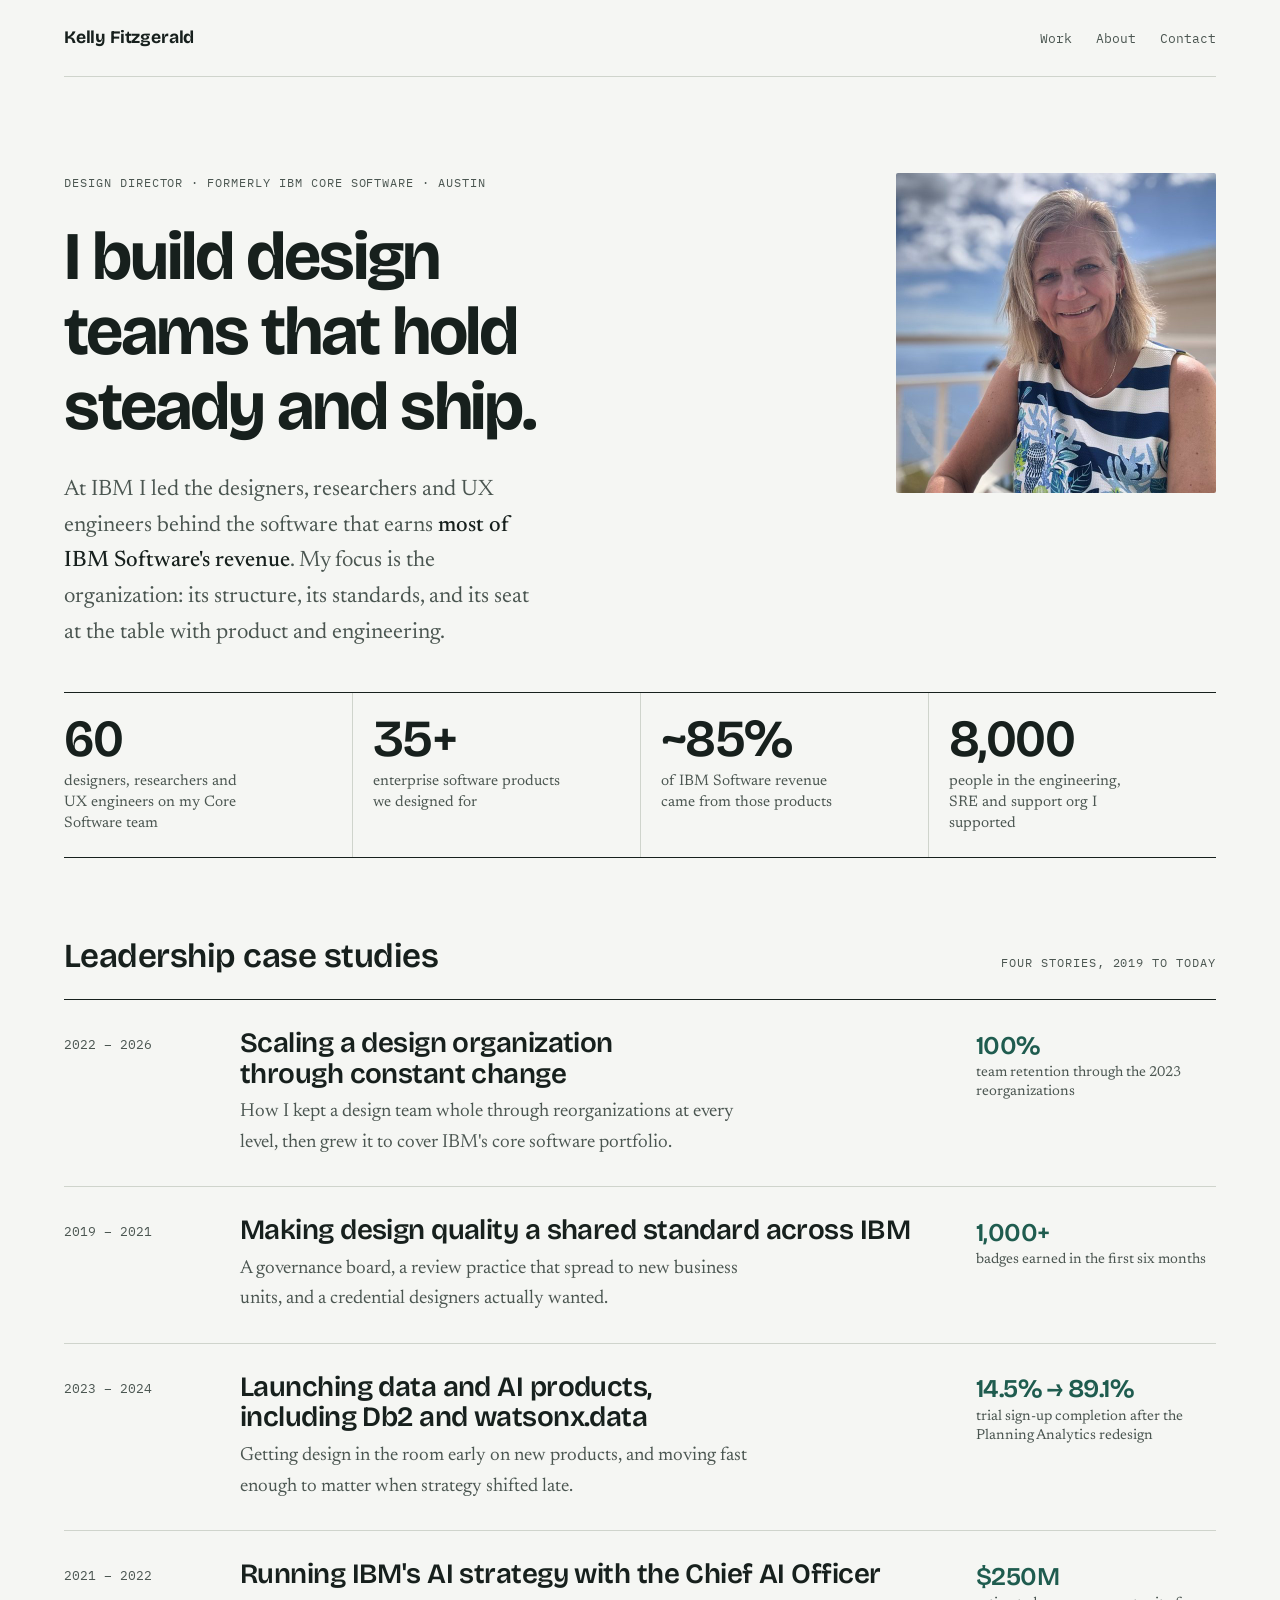
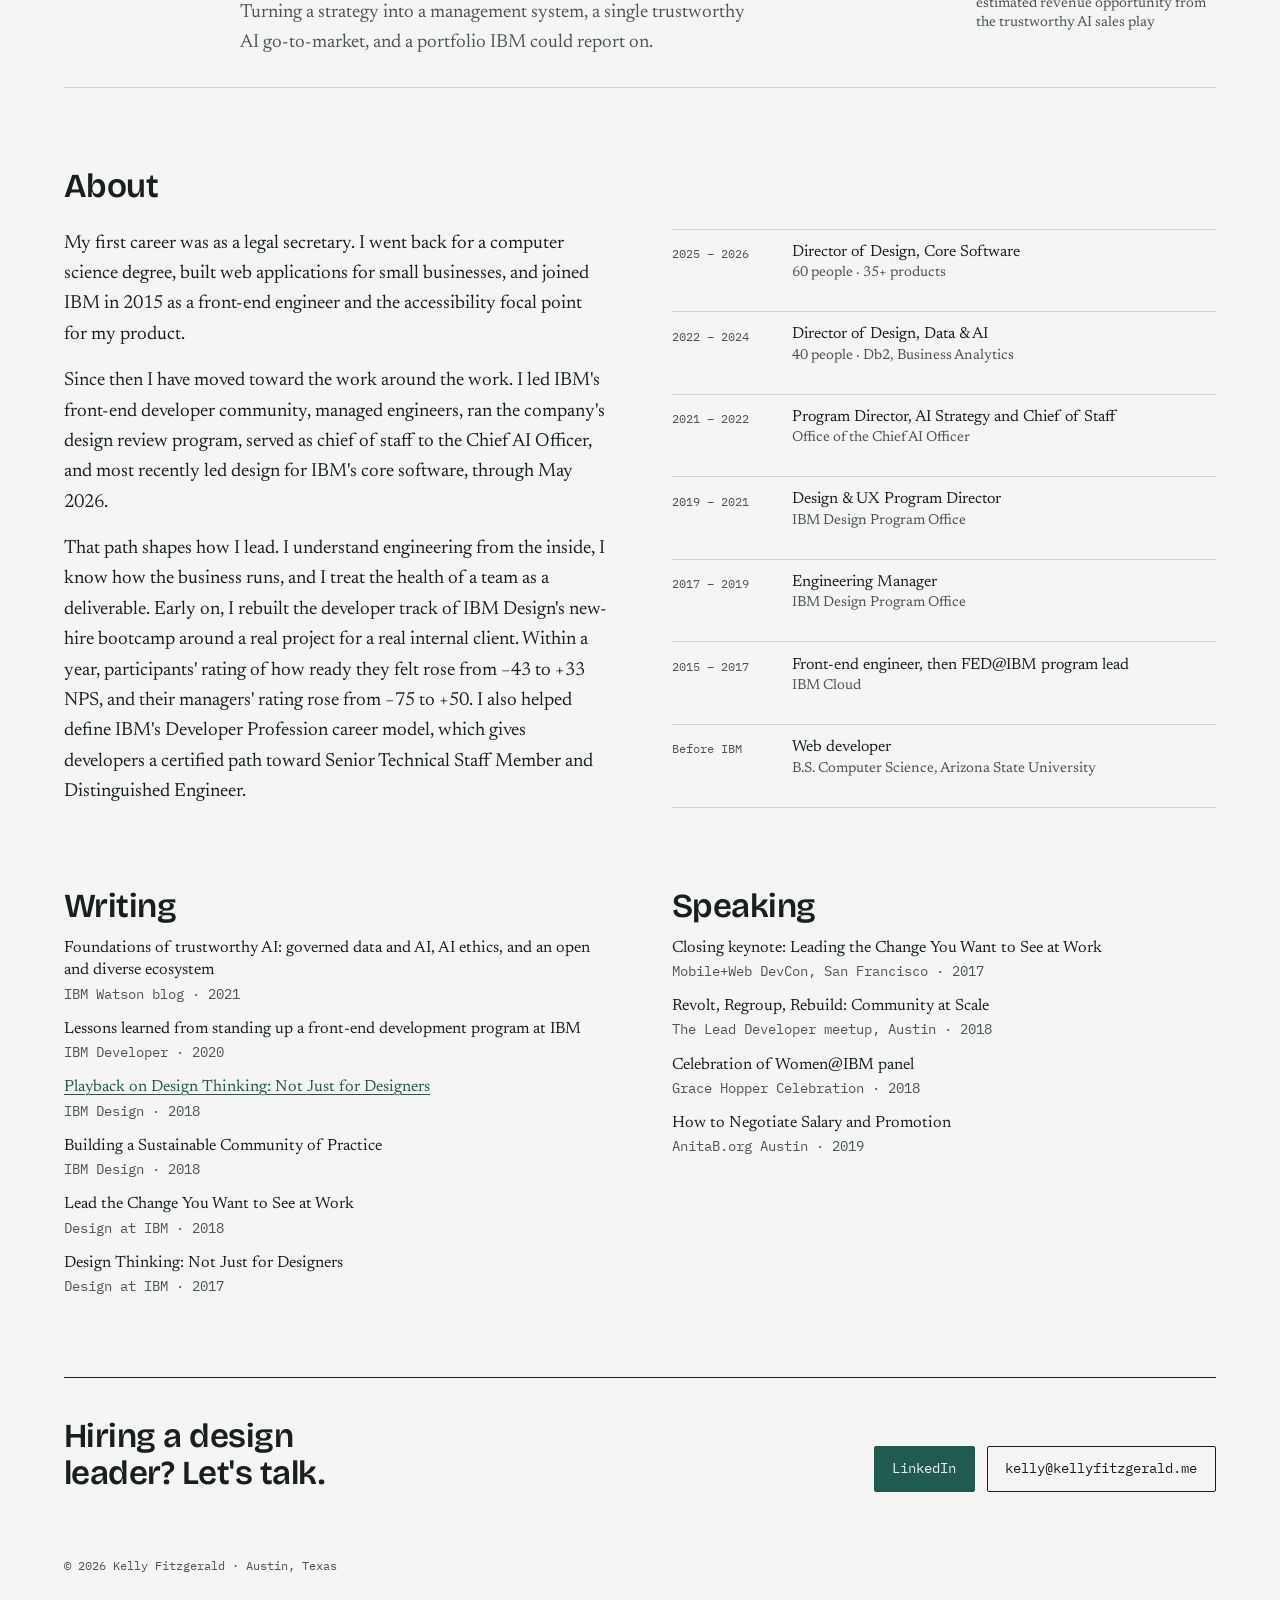
<file: index.html>
<!doctype html>
<html lang="en">
<head>
<meta charset="utf-8">
<meta name="viewport" content="width=device-width, initial-scale=1, viewport-fit=cover">
<title>Kelly Fitzgerald</title>
<meta name="claude:viewport-fit-sides" content="cover">
<meta name="description" content="Kelly Fitzgerald, design director and former Director of Design for Core Software at IBM. Case studies on building design organizations, governance and launching data and AI products.">
<link rel="preconnect" href="https://fonts.googleapis.com">
<link rel="preconnect" href="https://fonts.gstatic.com" crossorigin>
<link rel="stylesheet" href="https://fonts.googleapis.com/css2?family=Bricolage+Grotesque:opsz,wght@12..96,500;12..96,600;12..96,700&family=IBM+Plex+Mono:wght@400;500&family=Newsreader:ital,opsz,wght@0,6..72,400;0,6..72,500;1,6..72,400&display=swap">
<link rel="stylesheet" href="assets/style.css">
</head>
<body>

<header class="site-header">
  <a class="name" href="index.html">Kelly Fitzgerald</a>
  <nav aria-label="Main">
    <a href="#work">Work</a>
    <a href="#about">About</a>
    <a href="#contact">Contact</a>
  </nav>
</header>

<main>
  <section class="hero">
    <div class="hero-text">
      <img class="portrait" src="assets/kelly-fitzgerald.jpg" width="640" height="640" alt="Kelly Fitzgerald, smiling, outdoors against a blue sky">
      <p class="label">Design director · Formerly IBM Core Software · Austin</p>
      <h1>I build design teams that hold steady and ship.</h1>
      <p class="lede">At IBM I led the designers, researchers and UX engineers behind the software that earns <strong>most of IBM Software's revenue</strong>. My focus is the organization: its structure, its standards, and its seat at the table with product and engineering.</p>
    </div>
  </section>

  <div class="ledger" role="list" aria-label="Scope at IBM Core Software">
    <div role="listitem"><span class="fig">60</span><span class="what">designers, researchers and UX engineers on my Core Software team</span></div>
    <div role="listitem"><span class="fig">35+</span><span class="what">enterprise software products we designed for</span></div>
    <div role="listitem"><span class="fig">~85%</span><span class="what">of IBM Software revenue came from those products</span></div>
    <div role="listitem"><span class="fig">8,000</span><span class="what">people in the engineering, SRE and support org I supported</span></div>
  </div>

  <section class="section" id="work">
    <div class="section-head">
      <h2>Leadership case studies</h2>
      <p class="label">Four stories, 2019 to today</p>
    </div>
    <ul class="work-list">
      <li>
        <a class="work-item" href="work/scaling-core-software-design.html">
          <span class="years">2022 – 2026</span>
          <div>
            <h3>Scaling a design organization through constant change</h3>
            <p>How I kept a design team whole through reorganizations at every level, then grew it to cover IBM's core software portfolio.</p>
          </div>
          <div class="outcome"><b>100%</b><span>team retention through the 2023 reorganizations</span></div>
        </a>
      </li>
      <li>
        <a class="work-item" href="work/design-governance.html">
          <span class="years">2019 – 2021</span>
          <div>
            <h3>Making design quality a shared standard across IBM</h3>
            <p>A governance board, a review practice that spread to new business units, and a credential designers actually wanted.</p>
          </div>
          <div class="outcome"><b>1,000+</b><span>badges earned in the first six months</span></div>
        </a>
      </li>
      <li>
        <a class="work-item" href="work/data-ai-launches.html">
          <span class="years">2023 – 2024</span>
          <div>
            <h3>Launching data and AI products, including Db2 and watsonx.data</h3>
            <p>Getting design in the room early on new products, and moving fast enough to matter when strategy shifted late.</p>
          </div>
          <div class="outcome"><b>14.5% → 89.1%</b><span>trial sign-up completion after the Planning Analytics redesign</span></div>
        </a>
      </li>
      <li>
        <a class="work-item" href="work/ai-strategy.html">
          <span class="years">2021 – 2022</span>
          <div>
            <h3>Running IBM's AI strategy with the Chief AI Officer</h3>
            <p>Turning a strategy into a management system, a single trustworthy AI go-to-market, and a portfolio IBM could report on.</p>
          </div>
          <div class="outcome"><b>$250M</b><span>estimated revenue opportunity from the trustworthy AI sales play</span></div>
        </a>
      </li>
    </ul>
  </section>

  <section class="section" id="about">
    <div class="section-head">
      <h2>About</h2>
    </div>
    <div class="about">
      <div class="prose">
        <p>My first career was as a legal secretary. I went back for a computer science degree, built web applications for small businesses, and joined IBM in 2015 as a front-end engineer and the accessibility focal point for my product.</p>
        <p>Since then I have moved toward the work around the work. I led IBM's front-end developer community, managed engineers, ran the company's design review program, served as chief of staff to the Chief AI Officer, and most recently led design for IBM's core software, through May 2026.</p>
        <p>That path shapes how I lead. I understand engineering from the inside, I know how the business runs, and I treat the health of a team as a deliverable. Early on, I rebuilt the developer track of IBM Design's new-hire bootcamp around a real project for a real internal client. Within a year, participants' rating of how ready they felt rose from −43 to +33 NPS, and their managers' rating rose from −75 to +50. I also helped define IBM's Developer Profession career model, which gives developers a certified path toward Senior Technical Staff Member and Distinguished Engineer.</p>
      </div>
      <ol class="path" aria-label="Career path">
        <li><span class="when">2025 – 2026</span><span class="role">Director of Design, Core Software<small>60 people · 35+ products</small></span></li>
        <li><span class="when">2022 – 2024</span><span class="role">Director of Design, Data &amp; AI<small>40 people · Db2, Business Analytics</small></span></li>
        <li><span class="when">2021 – 2022</span><span class="role">Program Director, AI Strategy and Chief of Staff<small>Office of the Chief AI Officer</small></span></li>
        <li><span class="when">2019 – 2021</span><span class="role">Design &amp; UX Program Director<small>IBM Design Program Office</small></span></li>
        <li><span class="when">2017 – 2019</span><span class="role">Engineering Manager<small>IBM Design Program Office</small></span></li>
        <li><span class="when">2015 – 2017</span><span class="role">Front-end engineer, then FED@IBM program lead<small>IBM Cloud</small></span></li>
        <li><span class="when">Before IBM</span><span class="role">Web developer<small>B.S. Computer Science, Arizona State University</small></span></li>
      </ol>
    </div>
  </section>

  <section class="section" id="writing">
    <div class="cols">
      <div>
        <h2>Writing</h2>
        <ul>
          <li>Foundations of trustworthy AI: governed data and AI, AI ethics, and an open and diverse ecosystem<span>IBM Watson blog · 2021</span></li>
          <li>Lessons learned from standing up a front-end development program at IBM<span>IBM Developer · 2020</span></li>
          <li><a href="https://kellychurchill.com/2018/11/14/playback-design-thinking-not-just-for-designers.html">Playback on Design Thinking: Not Just for Designers</a><span>IBM Design · 2018</span></li>
          <li>Building a Sustainable Community of Practice<span>IBM Design · 2018</span></li>
          <li>Lead the Change You Want to See at Work<span>Design at IBM · 2018</span></li>
          <li>Design Thinking: Not Just for Designers<span>Design at IBM · 2017</span></li>
        </ul>
      </div>
      <div>
        <h2>Speaking</h2>
        <ul>
          <li>Closing keynote: Leading the Change You Want to See at Work<span>Mobile+Web DevCon, San Francisco · 2017</span></li>
          <li>Revolt, Regroup, Rebuild: Community at Scale<span>The Lead Developer meetup, Austin · 2018</span></li>
          <li>Celebration of Women@IBM panel<span>Grace Hopper Celebration · 2018</span></li>
          <li>How to Negotiate Salary and Promotion<span>AnitaB.org Austin · 2019</span></li>
        </ul>
      </div>
    </div>
  </section>

  <section class="contact" id="contact">
    <h2>Hiring a design leader? Let's talk.</h2>
    <div class="links">
      <a class="btn primary" href="https://www.linkedin.com/in/kelly-fitzgerald-7901197/" target="_blank" rel="noopener">LinkedIn</a>
      <a class="btn" href="mailto:kelly@kellyfitzgerald.me">kelly@kellyfitzgerald.me</a>
    </div>
  </section>
</main>

<footer class="site-footer">© 2026 Kelly Fitzgerald · Austin, Texas</footer>

</body>
</html>
</file>
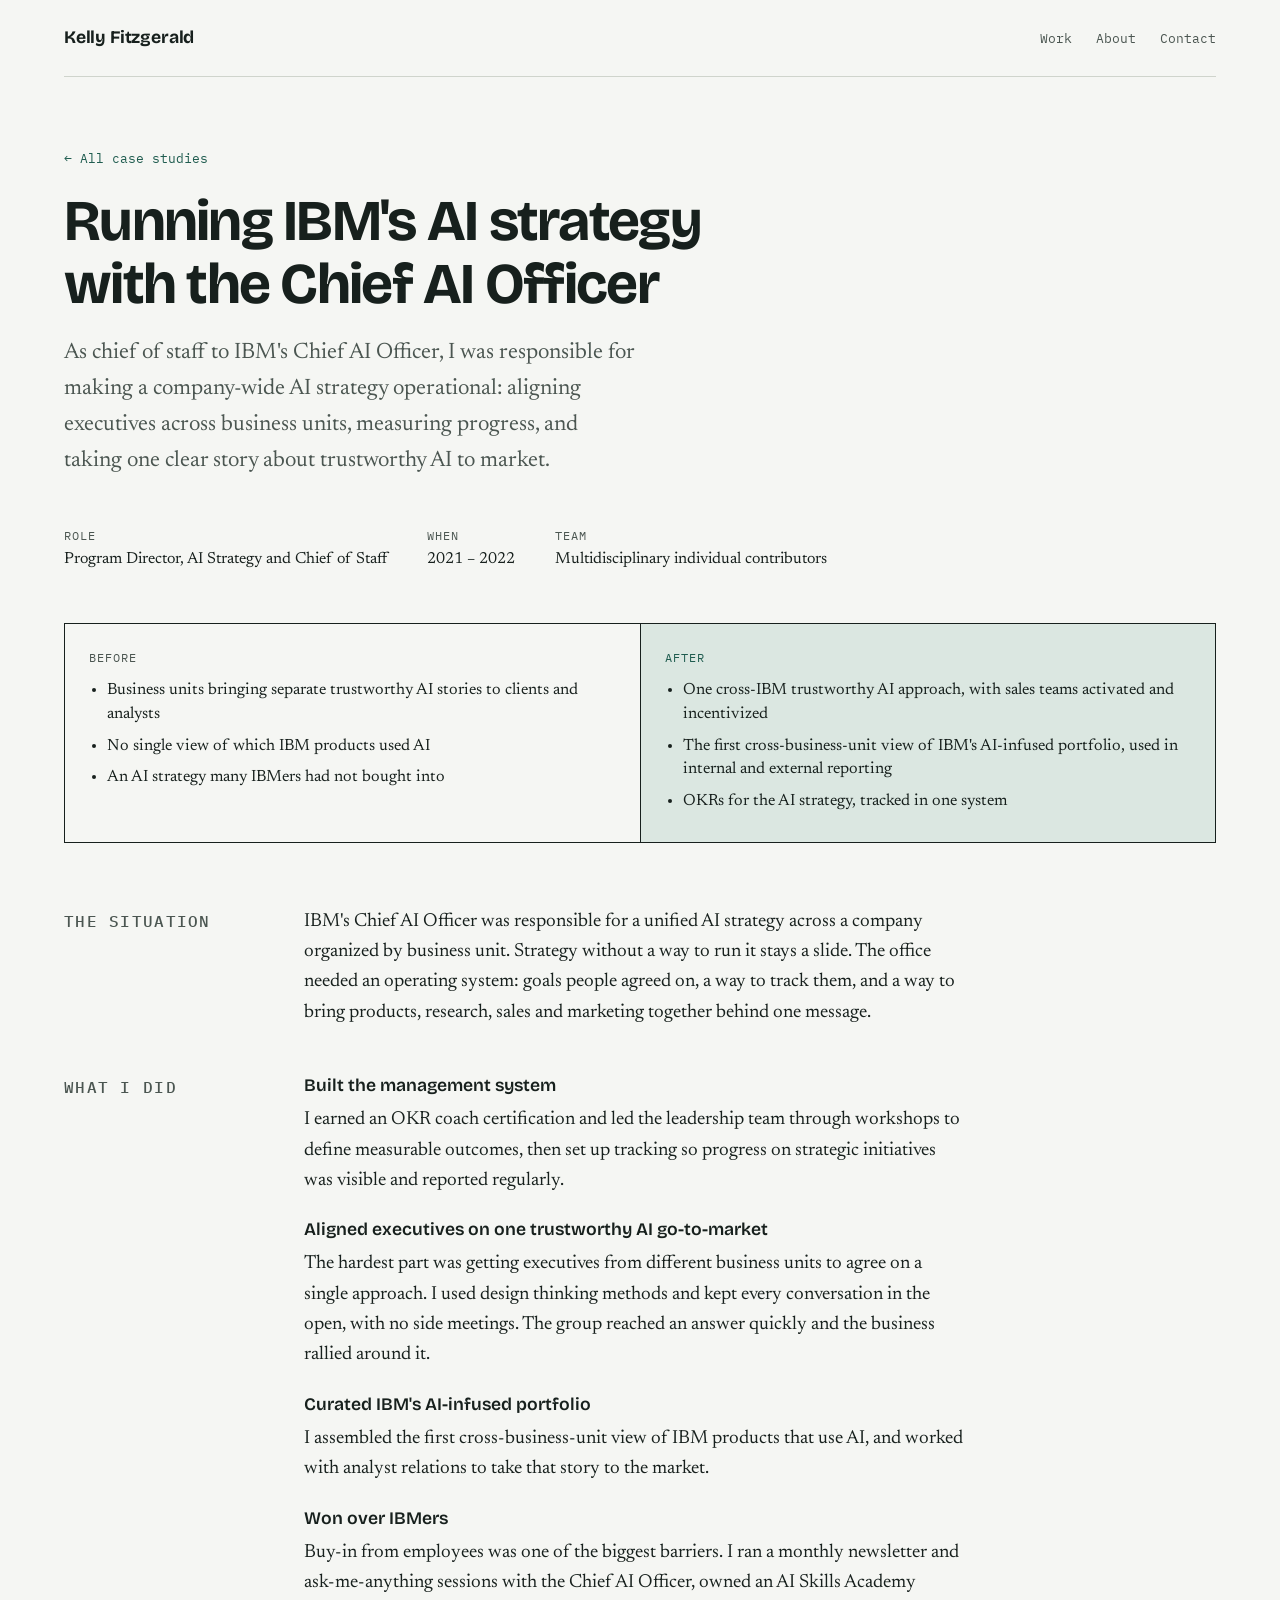
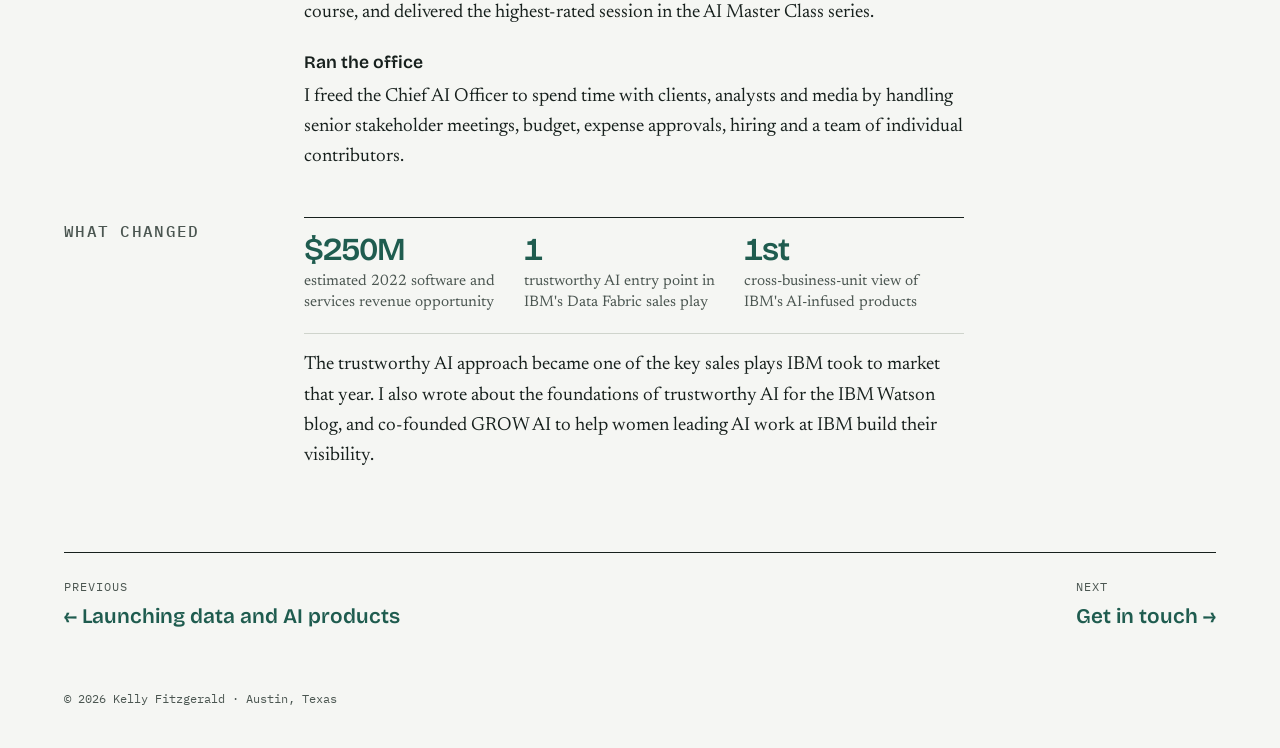
<file: work/ai-strategy.html>
<!doctype html>
<html lang="en">
<head>
<meta charset="utf-8">
<meta name="viewport" content="width=device-width, initial-scale=1, viewport-fit=cover">
<title>AI strategy at IBM · Kelly Fitzgerald</title>
<meta name="claude:viewport-fit-sides" content="cover">
<meta name="description" content="How Kelly Fitzgerald, as chief of staff to IBM's Chief AI Officer, turned an AI strategy into a management system and a single trustworthy AI go-to-market.">
<link rel="preconnect" href="https://fonts.googleapis.com">
<link rel="preconnect" href="https://fonts.gstatic.com" crossorigin>
<link rel="stylesheet" href="https://fonts.googleapis.com/css2?family=Bricolage+Grotesque:opsz,wght@12..96,500;12..96,600;12..96,700&family=IBM+Plex+Mono:wght@400;500&family=Newsreader:ital,opsz,wght@0,6..72,400;0,6..72,500;1,6..72,400&display=swap">
<link rel="stylesheet" href="../assets/style.css">
</head>
<body>

<header class="site-header">
  <a class="name" href="../index.html">Kelly Fitzgerald</a>
  <nav aria-label="Main">
    <a href="../index.html#work">Work</a>
    <a href="../index.html#about">About</a>
    <a href="../index.html#contact">Contact</a>
  </nav>
</header>

<main>
  <header class="cs-head">
    <a class="back" href="../index.html#work">← All case studies</a>
    <h1>Running IBM's AI strategy with the Chief AI Officer</h1>
    <p class="lede">As chief of staff to IBM's Chief AI Officer, I was responsible for making a company-wide AI strategy operational: aligning executives across business units, measuring progress, and taking one clear story about trustworthy AI to market.</p>
    <dl class="facts">
      <div><dt>Role</dt><dd>Program Director, AI Strategy and Chief of Staff</dd></div>
      <div><dt>When</dt><dd>2021 – 2022</dd></div>
      <div><dt>Team</dt><dd>Multidisciplinary individual contributors</dd></div>
    </dl>
  </header>

  <div class="shift">
    <div class="before">
      <p class="label">Before</p>
      <ul>
        <li>Business units bringing separate trustworthy AI stories to clients and analysts</li>
        <li>No single view of which IBM products used AI</li>
        <li>An AI strategy many IBMers had not bought into</li>
      </ul>
    </div>
    <div class="after">
      <p class="label">After</p>
      <ul>
        <li>One cross-IBM trustworthy AI approach, with sales teams activated and incentivized</li>
        <li>The first cross-business-unit view of IBM's AI-infused portfolio, used in internal and external reporting</li>
        <li>OKRs for the AI strategy, tracked in one system</li>
      </ul>
    </div>
  </div>

  <div class="cs-body">
    <h2>The situation</h2>
    <div class="prose">
      <p>IBM's Chief AI Officer was responsible for a unified AI strategy across a company organized by business unit. Strategy without a way to run it stays a slide. The office needed an operating system: goals people agreed on, a way to track them, and a way to bring products, research, sales and marketing together behind one message.</p>
    </div>

    <h2>What I did</h2>
    <div class="prose">
      <ul class="moves">
        <li><b>Built the management system</b><p>I earned an OKR coach certification and led the leadership team through workshops to define measurable outcomes, then set up tracking so progress on strategic initiatives was visible and reported regularly.</p></li>
        <li><b>Aligned executives on one trustworthy AI go-to-market</b><p>The hardest part was getting executives from different business units to agree on a single approach. I used design thinking methods and kept every conversation in the open, with no side meetings. The group reached an answer quickly and the business rallied around it.</p></li>
        <li><b>Curated IBM's AI-infused portfolio</b><p>I assembled the first cross-business-unit view of IBM products that use AI, and worked with analyst relations to take that story to the market.</p></li>
        <li><b>Won over IBMers</b><p>Buy-in from employees was one of the biggest barriers. I ran a monthly newsletter and ask-me-anything sessions with the Chief AI Officer, owned an AI Skills Academy course, and delivered the highest-rated session in the AI Master Class series.</p></li>
        <li><b>Ran the office</b><p>I freed the Chief AI Officer to spend time with clients, analysts and media by handling senior stakeholder meetings, budget, expense approvals, hiring and a team of individual contributors.</p></li>
      </ul>
    </div>

    <h2>What changed</h2>
    <div class="prose">
      <div class="results">
        <div><b>$250M</b><span>estimated 2022 software and services revenue opportunity</span></div>
        <div><b>1</b><span>trustworthy AI entry point in IBM's Data Fabric sales play</span></div>
        <div><b>1st</b><span>cross-business-unit view of IBM's AI-infused products</span></div>
      </div>
      <p>The trustworthy AI approach became one of the key sales plays IBM took to market that year. I also wrote about the foundations of trustworthy AI for the IBM Watson blog, and co-founded GROW AI to help women leading AI work at IBM build their visibility.</p>
    </div>
  </div>

  <nav class="next" aria-label="More case studies">
    <a href="data-ai-launches.html"><span class="label">Previous</span><span>← Launching data and AI products</span></a>
    <a href="../index.html#contact"><span class="label">Next</span><span>Get in touch →</span></a>
  </nav>
</main>

<footer class="site-footer">© 2026 Kelly Fitzgerald · Austin, Texas</footer>
</body>
</html>
</file>
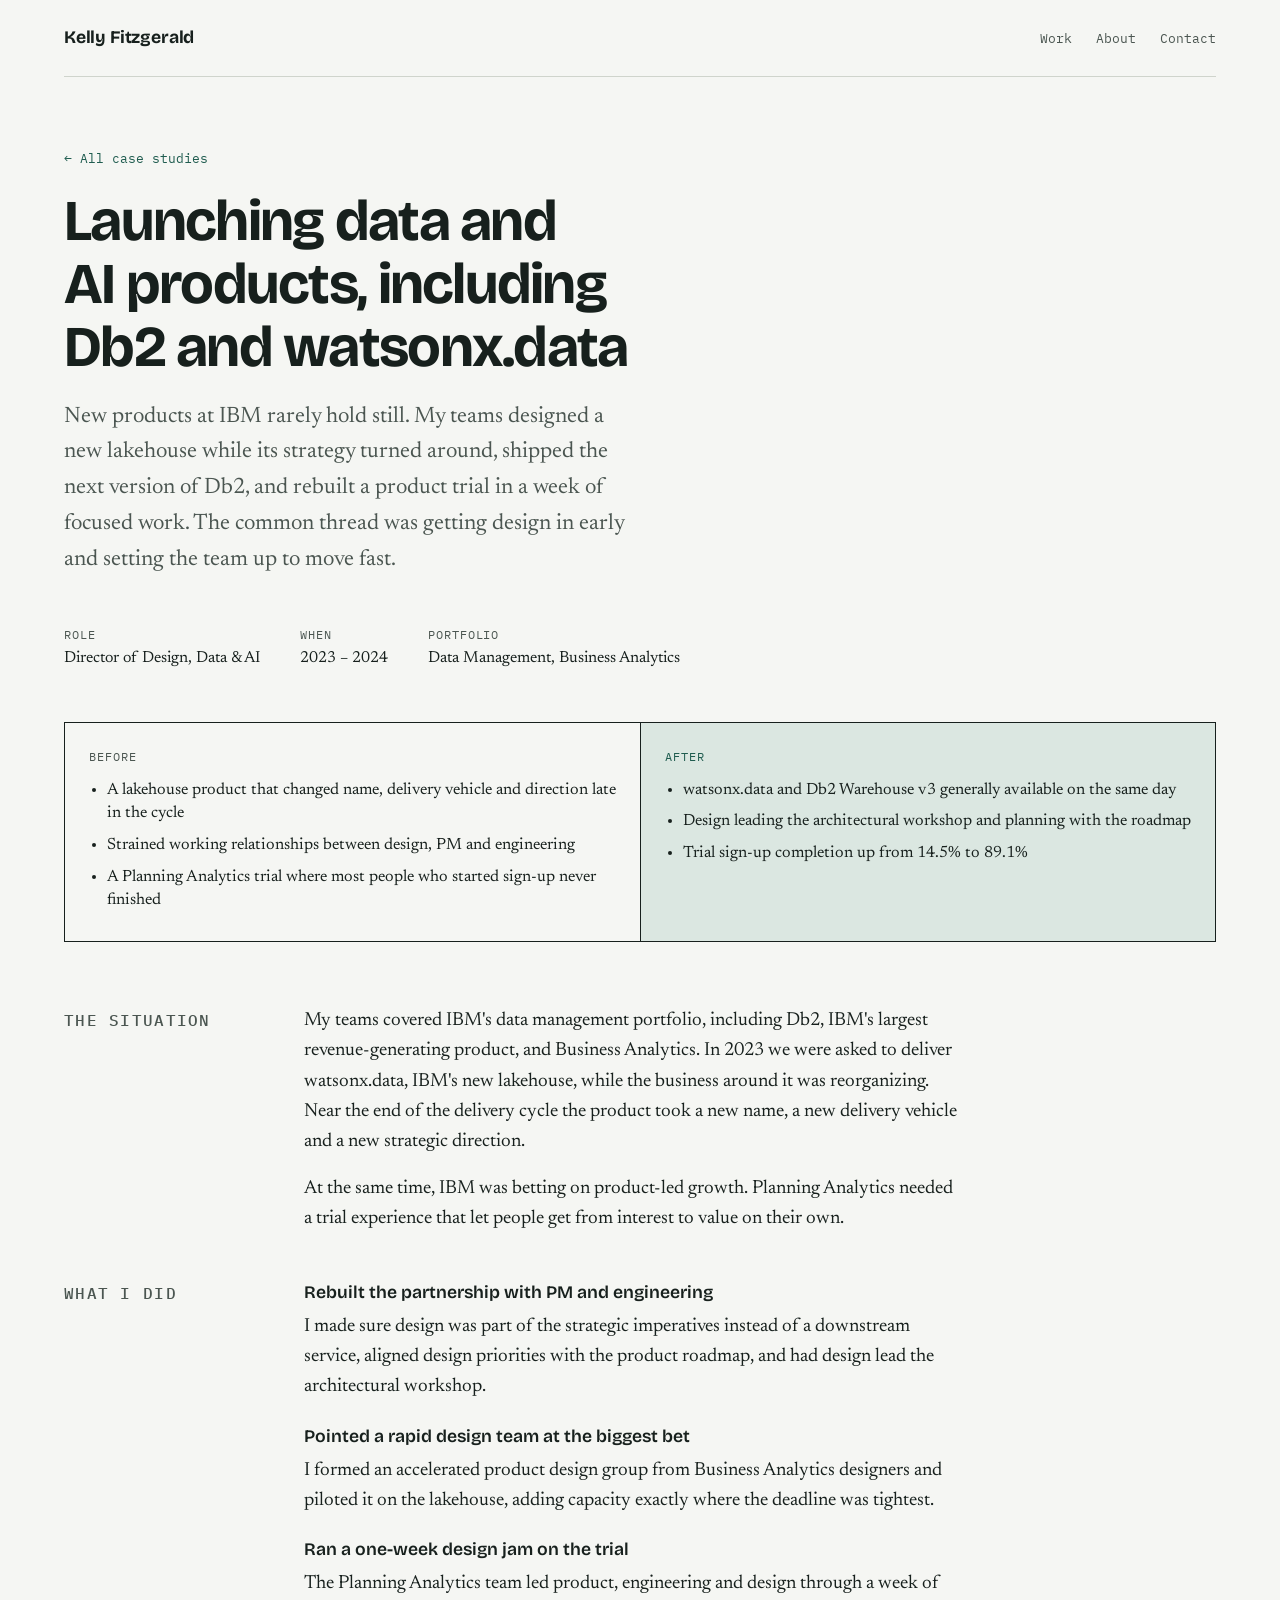
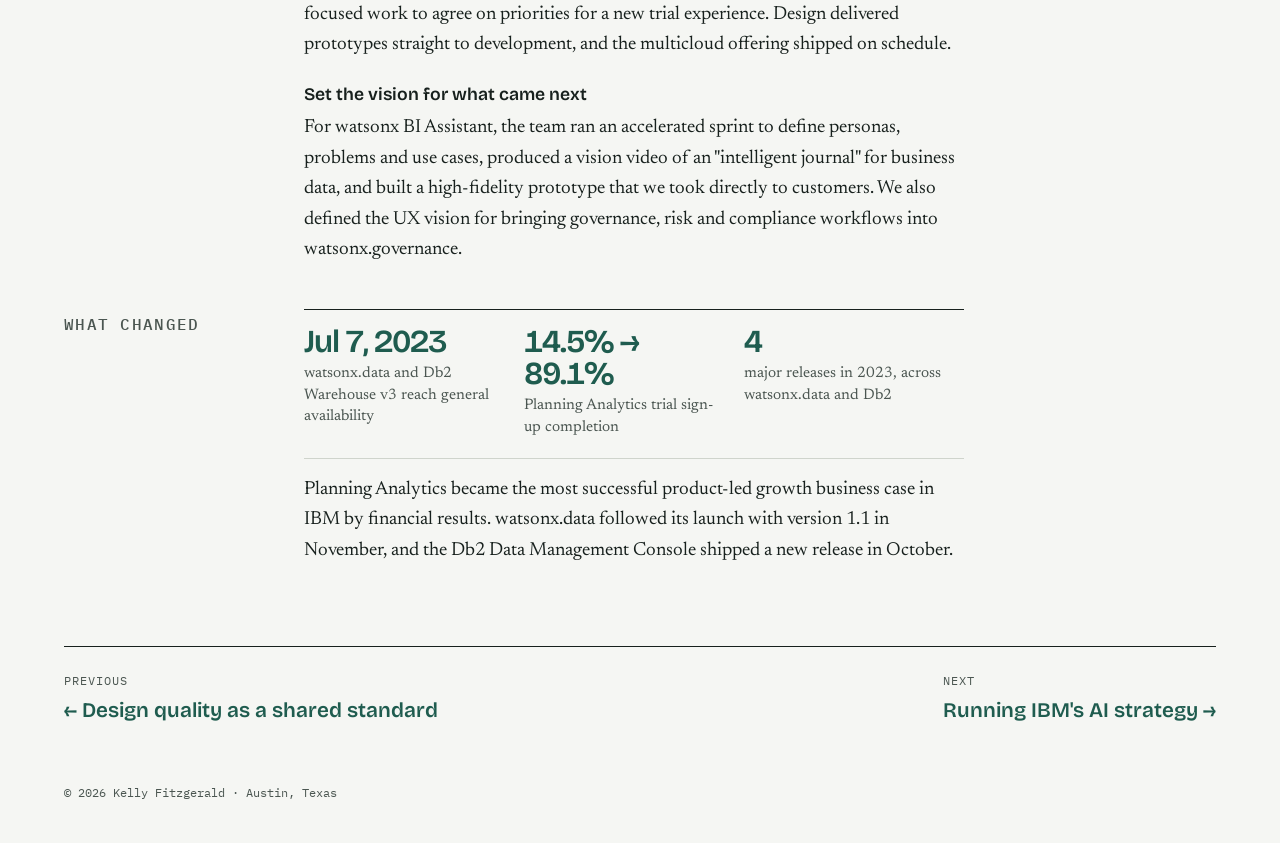
<file: work/data-ai-launches.html>
<!doctype html>
<html lang="en">
<head>
<meta charset="utf-8">
<meta name="viewport" content="width=device-width, initial-scale=1, viewport-fit=cover">
<title>Data and AI launches · Kelly Fitzgerald</title>
<meta name="claude:viewport-fit-sides" content="cover">
<meta name="description" content="How Kelly Fitzgerald's Data & AI design teams helped launch watsonx.data and Db2 Warehouse, and redesigned the Planning Analytics trial.">
<link rel="preconnect" href="https://fonts.googleapis.com">
<link rel="preconnect" href="https://fonts.gstatic.com" crossorigin>
<link rel="stylesheet" href="https://fonts.googleapis.com/css2?family=Bricolage+Grotesque:opsz,wght@12..96,500;12..96,600;12..96,700&family=IBM+Plex+Mono:wght@400;500&family=Newsreader:ital,opsz,wght@0,6..72,400;0,6..72,500;1,6..72,400&display=swap">
<link rel="stylesheet" href="../assets/style.css">
</head>
<body>

<header class="site-header">
  <a class="name" href="../index.html">Kelly Fitzgerald</a>
  <nav aria-label="Main">
    <a href="../index.html#work">Work</a>
    <a href="../index.html#about">About</a>
    <a href="../index.html#contact">Contact</a>
  </nav>
</header>

<main>
  <header class="cs-head">
    <a class="back" href="../index.html#work">← All case studies</a>
    <h1>Launching data and AI products, including Db2 and watsonx.data</h1>
    <p class="lede">New products at IBM rarely hold still. My teams designed a new lakehouse while its strategy turned around, shipped the next version of Db2, and rebuilt a product trial in a week of focused work. The common thread was getting design in early and setting the team up to move fast.</p>
    <dl class="facts">
      <div><dt>Role</dt><dd>Director of Design, Data &amp; AI</dd></div>
      <div><dt>When</dt><dd>2023 – 2024</dd></div>
      <div><dt>Portfolio</dt><dd>Data Management, Business Analytics</dd></div>
    </dl>
  </header>

  <div class="shift">
    <div class="before">
      <p class="label">Before</p>
      <ul>
        <li>A lakehouse product that changed name, delivery vehicle and direction late in the cycle</li>
        <li>Strained working relationships between design, PM and engineering</li>
        <li>A Planning Analytics trial where most people who started sign-up never finished</li>
      </ul>
    </div>
    <div class="after">
      <p class="label">After</p>
      <ul>
        <li>watsonx.data and Db2 Warehouse v3 generally available on the same day</li>
        <li>Design leading the architectural workshop and planning with the roadmap</li>
        <li>Trial sign-up completion up from 14.5% to 89.1%</li>
      </ul>
    </div>
  </div>

  <div class="cs-body">
    <h2>The situation</h2>
    <div class="prose">
      <p>My teams covered IBM's data management portfolio, including Db2, IBM's largest revenue-generating product, and Business Analytics. In 2023 we were asked to deliver watsonx.data, IBM's new lakehouse, while the business around it was reorganizing. Near the end of the delivery cycle the product took a new name, a new delivery vehicle and a new strategic direction.</p>
      <p>At the same time, IBM was betting on product-led growth. Planning Analytics needed a trial experience that let people get from interest to value on their own.</p>
    </div>

    <h2>What I did</h2>
    <div class="prose">
      <ul class="moves">
        <li><b>Rebuilt the partnership with PM and engineering</b><p>I made sure design was part of the strategic imperatives instead of a downstream service, aligned design priorities with the product roadmap, and had design lead the architectural workshop.</p></li>
        <li><b>Pointed a rapid design team at the biggest bet</b><p>I formed an accelerated product design group from Business Analytics designers and piloted it on the lakehouse, adding capacity exactly where the deadline was tightest.</p></li>
        <li><b>Ran a one-week design jam on the trial</b><p>The Planning Analytics team led product, engineering and design through a week of focused work to agree on priorities for a new trial experience. Design delivered prototypes straight to development, and the multicloud offering shipped on schedule.</p></li>
        <li><b>Set the vision for what came next</b><p>For watsonx BI Assistant, the team ran an accelerated sprint to define personas, problems and use cases, produced a vision video of an "intelligent journal" for business data, and built a high-fidelity prototype that we took directly to customers. We also defined the UX vision for bringing governance, risk and compliance workflows into watsonx.governance.</p></li>
      </ul>
    </div>

    <h2>What changed</h2>
    <div class="prose">
      <div class="results">
        <div><b>Jul 7, 2023</b><span>watsonx.data and Db2 Warehouse v3 reach general availability</span></div>
        <div><b>14.5% → 89.1%</b><span>Planning Analytics trial sign-up completion</span></div>
        <div><b>4</b><span>major releases in 2023, across watsonx.data and Db2</span></div>
      </div>
      <p>Planning Analytics became the most successful product-led growth business case in IBM by financial results. watsonx.data followed its launch with version 1.1 in November, and the Db2 Data Management Console shipped a new release in October.</p>
    </div>
  </div>

  <nav class="next" aria-label="More case studies">
    <a href="design-governance.html"><span class="label">Previous</span><span>← Design quality as a shared standard</span></a>
    <a href="ai-strategy.html"><span class="label">Next</span><span>Running IBM's AI strategy →</span></a>
  </nav>
</main>

<footer class="site-footer">© 2026 Kelly Fitzgerald · Austin, Texas</footer>
</body>
</html>
</file>
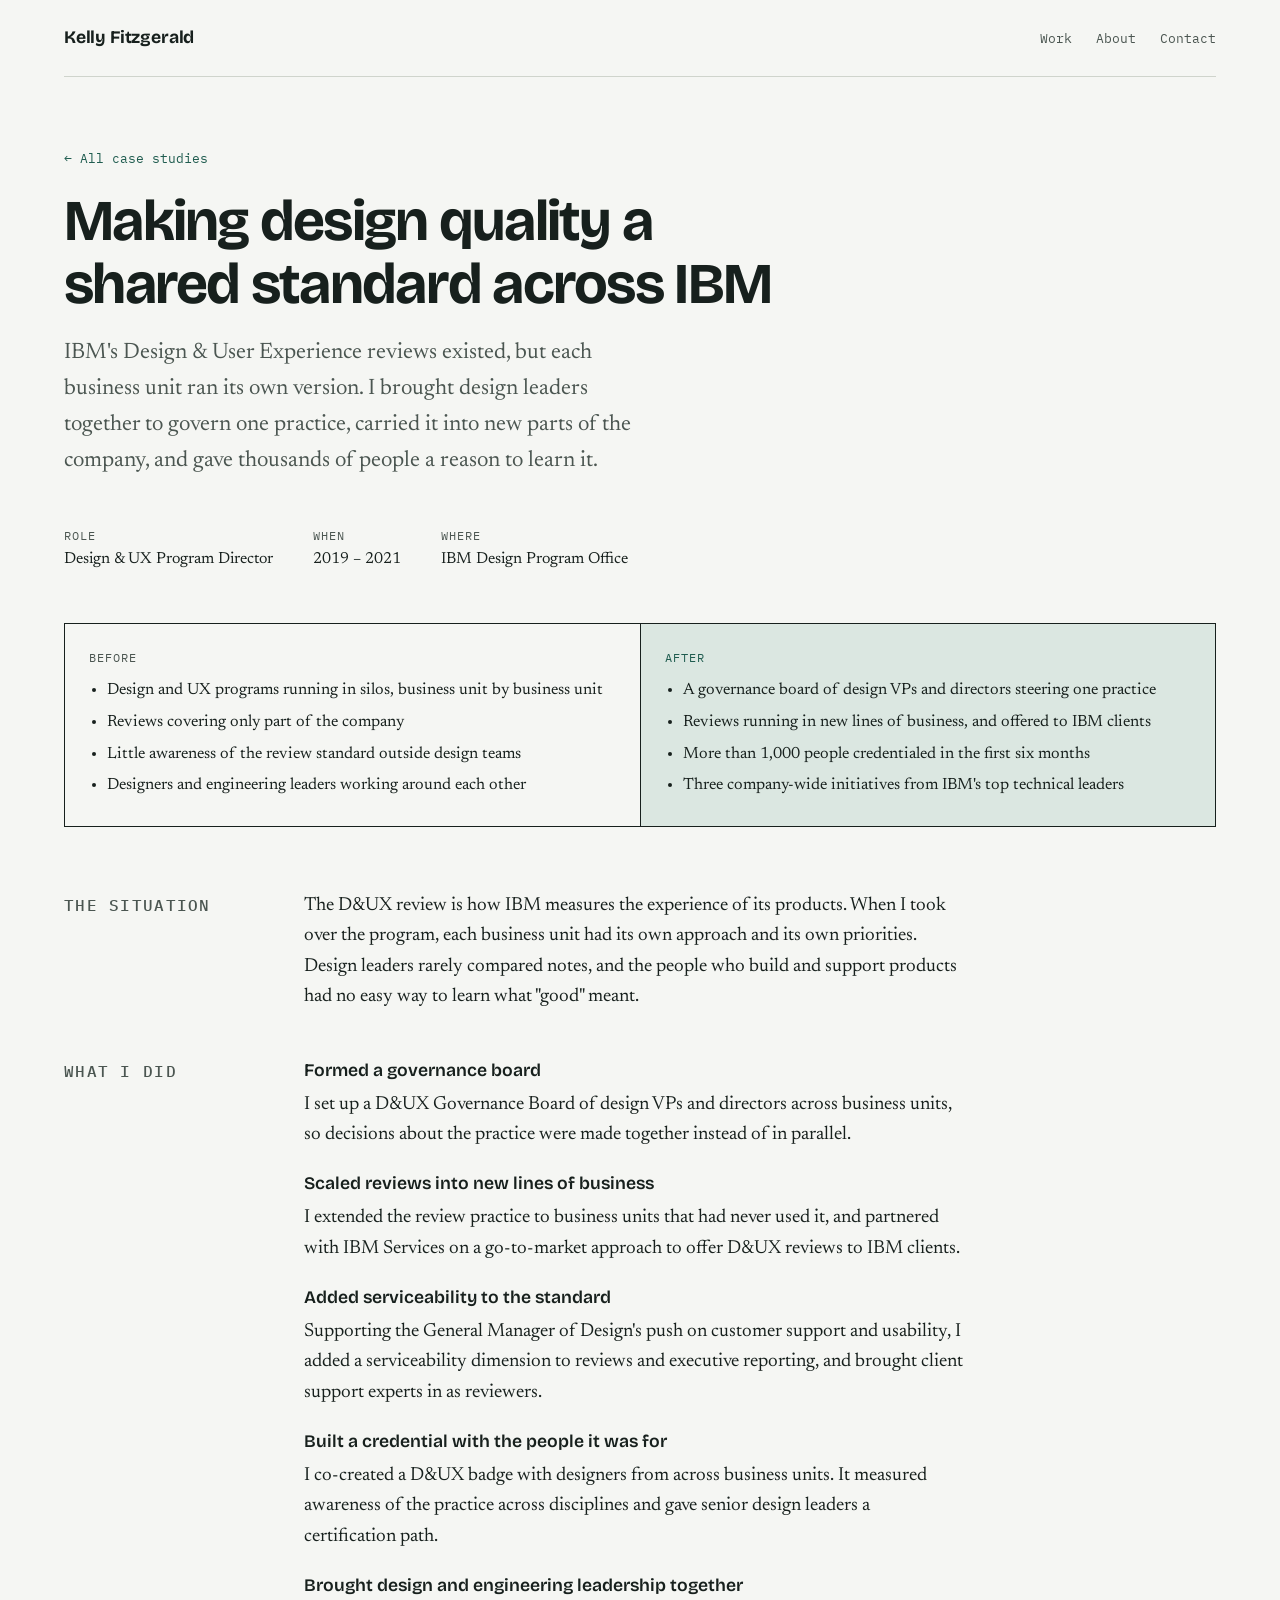
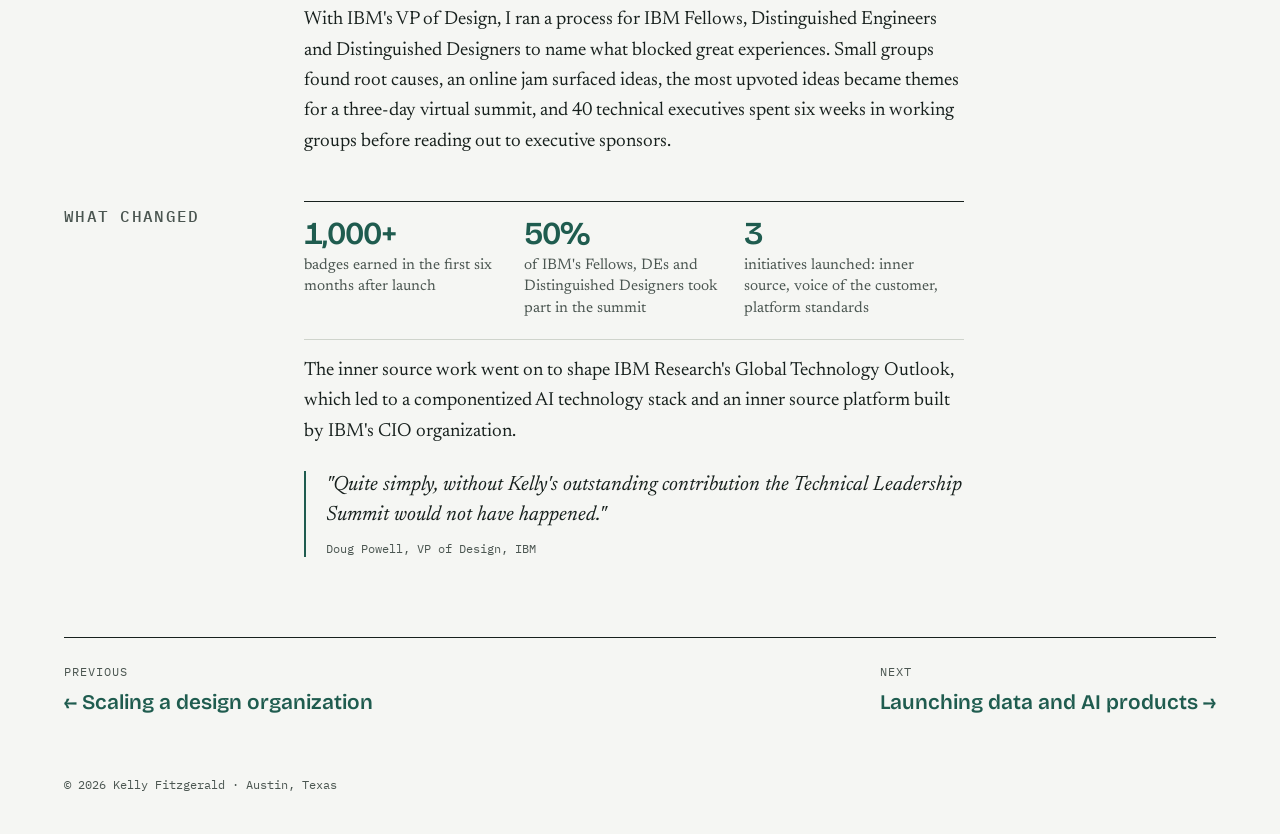
<file: work/design-governance.html>
<!doctype html>
<html lang="en">
<head>
<meta charset="utf-8">
<meta name="viewport" content="width=device-width, initial-scale=1, viewport-fit=cover">
<title>Design governance at IBM · Kelly Fitzgerald</title>
<meta name="claude:viewport-fit-sides" content="cover">
<meta name="description" content="How Kelly Fitzgerald built IBM's Design & UX governance board, scaled the review practice across business units, and launched a credential earned 1,000+ times in six months.">
<link rel="preconnect" href="https://fonts.googleapis.com">
<link rel="preconnect" href="https://fonts.gstatic.com" crossorigin>
<link rel="stylesheet" href="https://fonts.googleapis.com/css2?family=Bricolage+Grotesque:opsz,wght@12..96,500;12..96,600;12..96,700&family=IBM+Plex+Mono:wght@400;500&family=Newsreader:ital,opsz,wght@0,6..72,400;0,6..72,500;1,6..72,400&display=swap">
<link rel="stylesheet" href="../assets/style.css">
</head>
<body>

<header class="site-header">
  <a class="name" href="../index.html">Kelly Fitzgerald</a>
  <nav aria-label="Main">
    <a href="../index.html#work">Work</a>
    <a href="../index.html#about">About</a>
    <a href="../index.html#contact">Contact</a>
  </nav>
</header>

<main>
  <header class="cs-head">
    <a class="back" href="../index.html#work">← All case studies</a>
    <h1>Making design quality a shared standard across IBM</h1>
    <p class="lede">IBM's Design &amp; User Experience reviews existed, but each business unit ran its own version. I brought design leaders together to govern one practice, carried it into new parts of the company, and gave thousands of people a reason to learn it.</p>
    <dl class="facts">
      <div><dt>Role</dt><dd>Design &amp; UX Program Director</dd></div>
      <div><dt>When</dt><dd>2019 – 2021</dd></div>
      <div><dt>Where</dt><dd>IBM Design Program Office</dd></div>
    </dl>
  </header>

  <div class="shift">
    <div class="before">
      <p class="label">Before</p>
      <ul>
        <li>Design and UX programs running in silos, business unit by business unit</li>
        <li>Reviews covering only part of the company</li>
        <li>Little awareness of the review standard outside design teams</li>
        <li>Designers and engineering leaders working around each other</li>
      </ul>
    </div>
    <div class="after">
      <p class="label">After</p>
      <ul>
        <li>A governance board of design VPs and directors steering one practice</li>
        <li>Reviews running in new lines of business, and offered to IBM clients</li>
        <li>More than 1,000 people credentialed in the first six months</li>
        <li>Three company-wide initiatives from IBM's top technical leaders</li>
      </ul>
    </div>
  </div>

  <div class="cs-body">
    <h2>The situation</h2>
    <div class="prose">
      <p>The D&amp;UX review is how IBM measures the experience of its products. When I took over the program, each business unit had its own approach and its own priorities. Design leaders rarely compared notes, and the people who build and support products had no easy way to learn what "good" meant.</p>
    </div>

    <h2>What I did</h2>
    <div class="prose">
      <ul class="moves">
        <li><b>Formed a governance board</b><p>I set up a D&amp;UX Governance Board of design VPs and directors across business units, so decisions about the practice were made together instead of in parallel.</p></li>
        <li><b>Scaled reviews into new lines of business</b><p>I extended the review practice to business units that had never used it, and partnered with IBM Services on a go-to-market approach to offer D&amp;UX reviews to IBM clients.</p></li>
        <li><b>Added serviceability to the standard</b><p>Supporting the General Manager of Design's push on customer support and usability, I added a serviceability dimension to reviews and executive reporting, and brought client support experts in as reviewers.</p></li>
        <li><b>Built a credential with the people it was for</b><p>I co-created a D&amp;UX badge with designers from across business units. It measured awareness of the practice across disciplines and gave senior design leaders a certification path.</p></li>
        <li><b>Brought design and engineering leadership together</b><p>With IBM's VP of Design, I ran a process for IBM Fellows, Distinguished Engineers and Distinguished Designers to name what blocked great experiences. Small groups found root causes, an online jam surfaced ideas, the most upvoted ideas became themes for a three-day virtual summit, and 40 technical executives spent six weeks in working groups before reading out to executive sponsors.</p></li>
      </ul>
    </div>

    <h2>What changed</h2>
    <div class="prose">
      <div class="results">
        <div><b>1,000+</b><span>badges earned in the first six months after launch</span></div>
        <div><b>50%</b><span>of IBM's Fellows, DEs and Distinguished Designers took part in the summit</span></div>
        <div><b>3</b><span>initiatives launched: inner source, voice of the customer, platform standards</span></div>
      </div>
      <p>The inner source work went on to shape IBM Research's Global Technology Outlook, which led to a componentized AI technology stack and an inner source platform built by IBM's CIO organization.</p>
      <blockquote>"Quite simply, without Kelly's outstanding contribution the Technical Leadership Summit would not have happened."<footer>Doug Powell, VP of Design, IBM</footer></blockquote>
    </div>
  </div>

  <nav class="next" aria-label="More case studies">
    <a href="scaling-core-software-design.html"><span class="label">Previous</span><span>← Scaling a design organization</span></a>
    <a href="data-ai-launches.html"><span class="label">Next</span><span>Launching data and AI products →</span></a>
  </nav>
</main>

<footer class="site-footer">© 2026 Kelly Fitzgerald · Austin, Texas</footer>
</body>
</html>
</file>
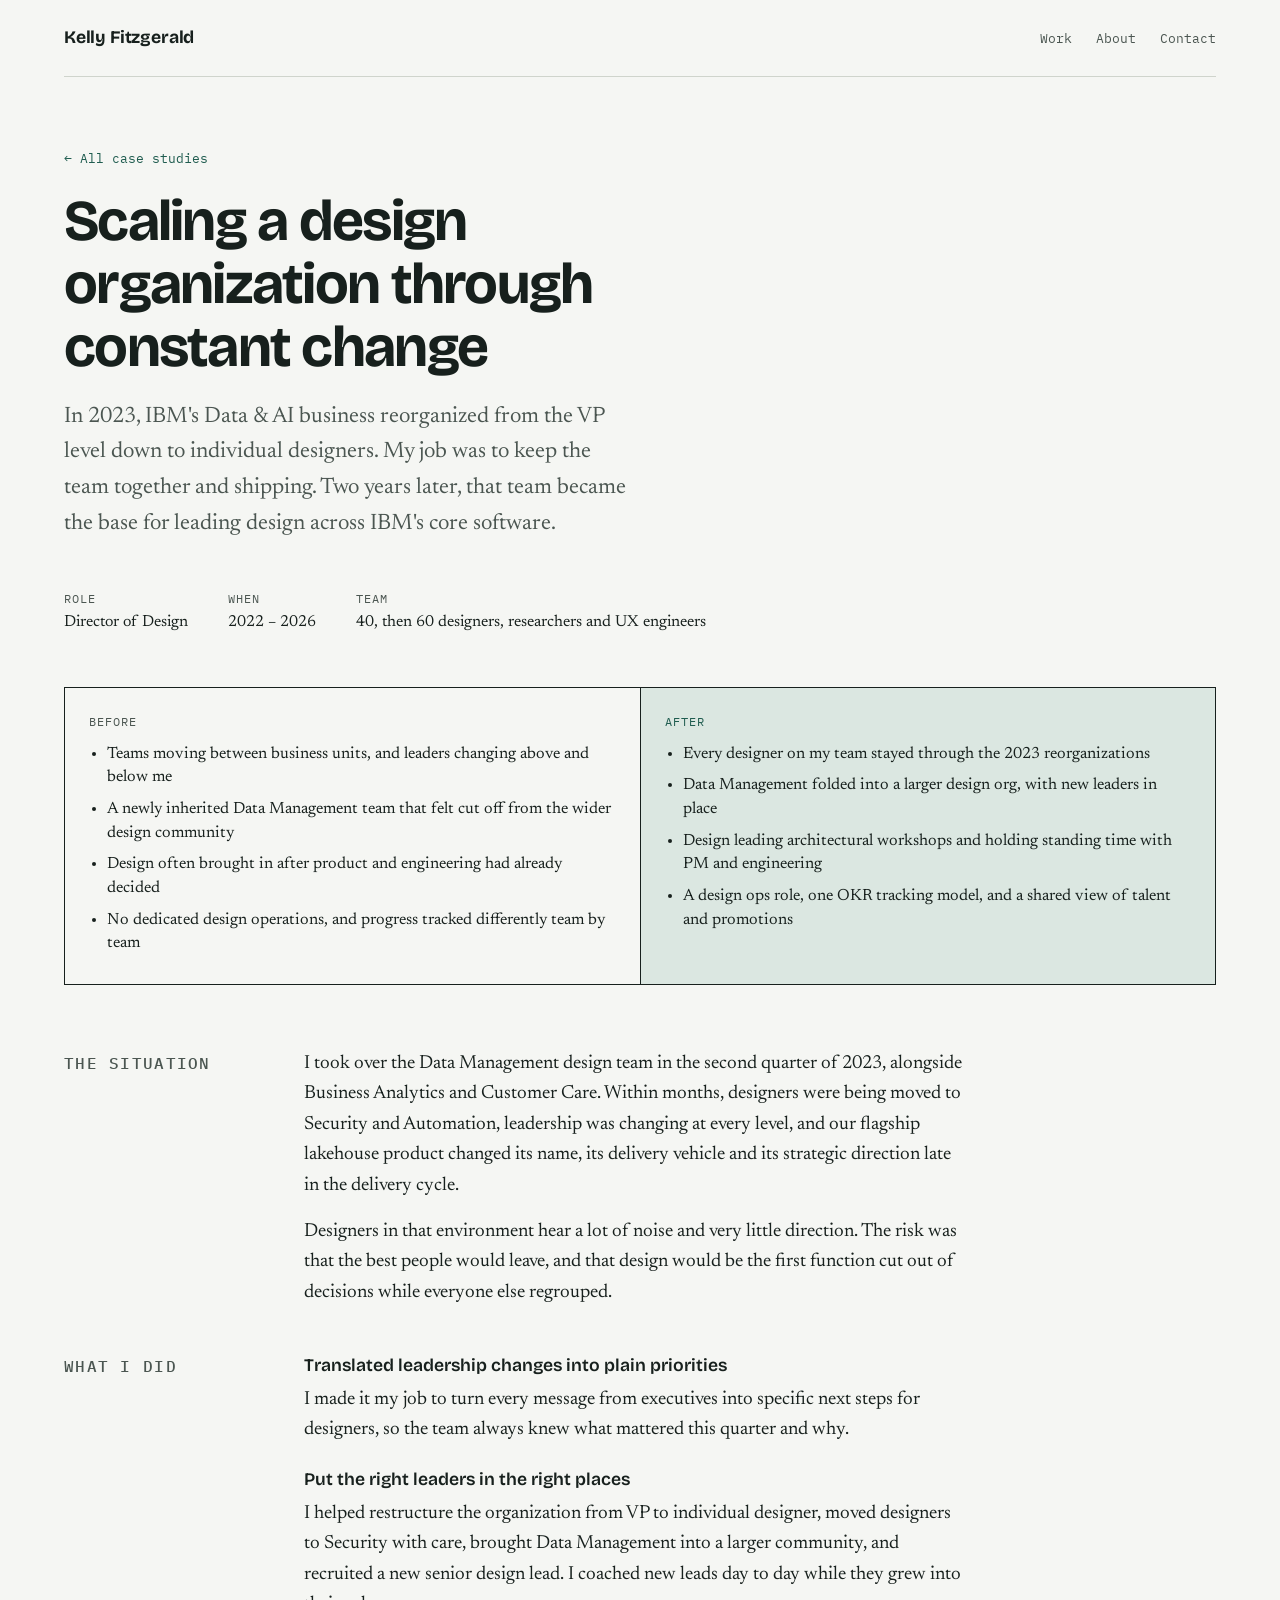
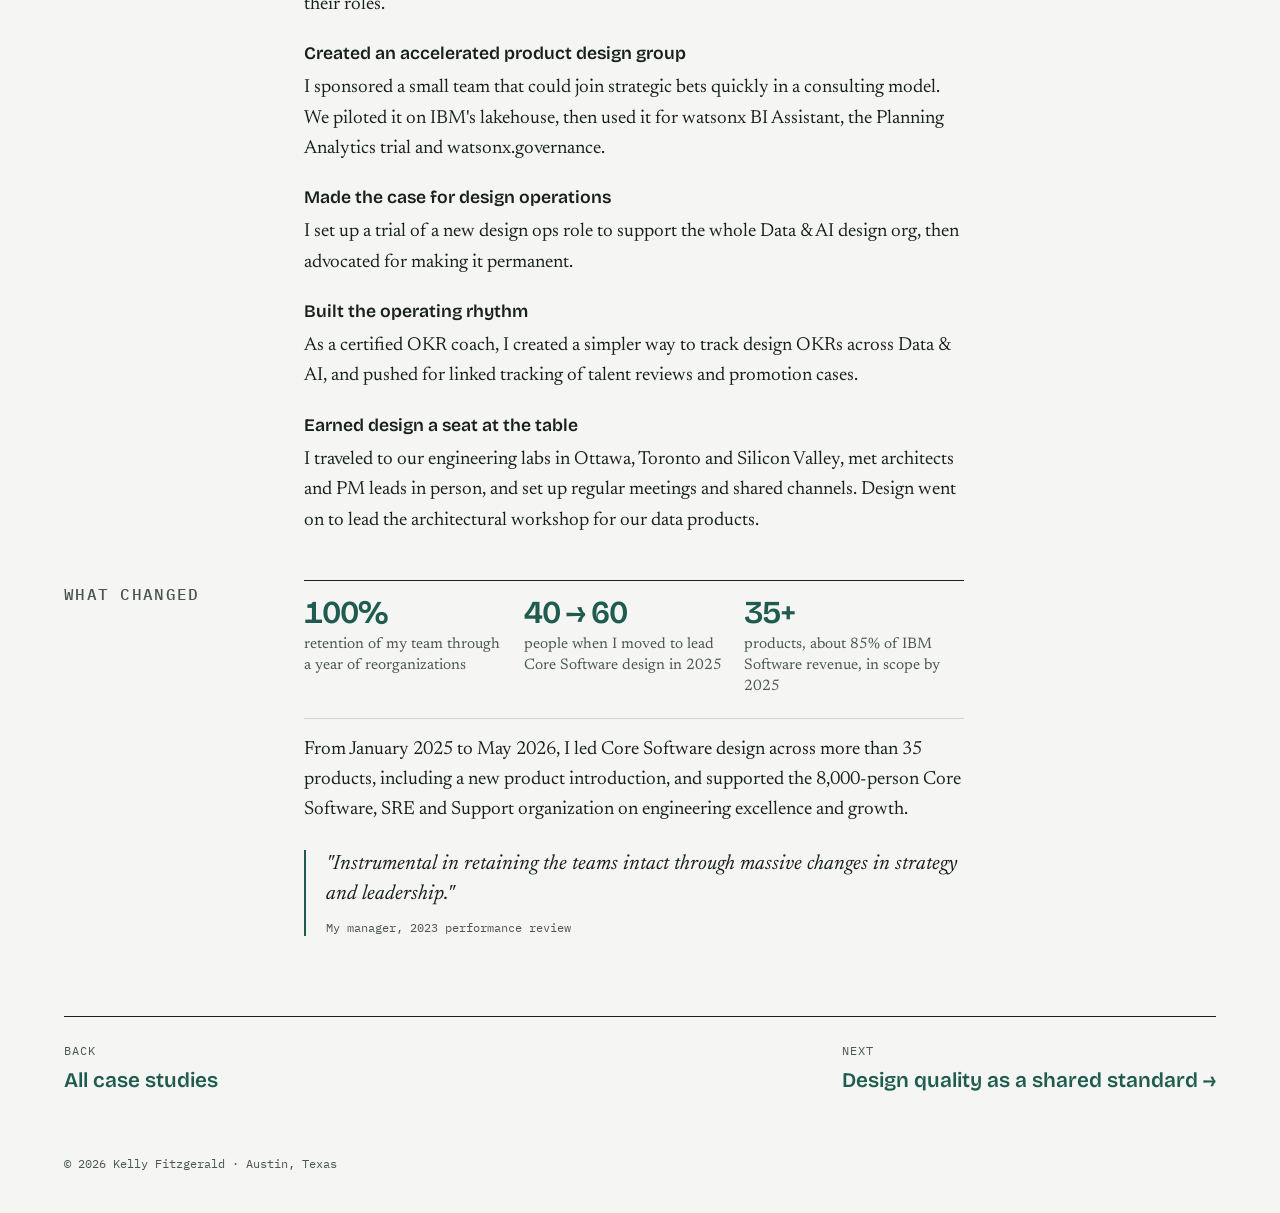
<file: work/scaling-core-software-design.html>
<!doctype html>
<html lang="en">
<head>
<meta charset="utf-8">
<meta name="viewport" content="width=device-width, initial-scale=1, viewport-fit=cover">
<title>Scaling a design organization · Kelly Fitzgerald</title>
<meta name="claude:viewport-fit-sides" content="cover">
<meta name="description" content="How Kelly Fitzgerald kept IBM's Data & AI design team whole through reorganizations, then grew it to lead design for IBM's core software portfolio through May 2026.">
<link rel="preconnect" href="https://fonts.googleapis.com">
<link rel="preconnect" href="https://fonts.gstatic.com" crossorigin>
<link rel="stylesheet" href="https://fonts.googleapis.com/css2?family=Bricolage+Grotesque:opsz,wght@12..96,500;12..96,600;12..96,700&family=IBM+Plex+Mono:wght@400;500&family=Newsreader:ital,opsz,wght@0,6..72,400;0,6..72,500;1,6..72,400&display=swap">
<link rel="stylesheet" href="../assets/style.css">
</head>
<body>

<header class="site-header">
  <a class="name" href="../index.html">Kelly Fitzgerald</a>
  <nav aria-label="Main">
    <a href="../index.html#work">Work</a>
    <a href="../index.html#about">About</a>
    <a href="../index.html#contact">Contact</a>
  </nav>
</header>

<main>
  <header class="cs-head">
    <a class="back" href="../index.html#work">← All case studies</a>
    <h1>Scaling a design organization through constant change</h1>
    <p class="lede">In 2023, IBM's Data &amp; AI business reorganized from the VP level down to individual designers. My job was to keep the team together and shipping. Two years later, that team became the base for leading design across IBM's core software.</p>
    <dl class="facts">
      <div><dt>Role</dt><dd>Director of Design</dd></div>
      <div><dt>When</dt><dd>2022 – 2026</dd></div>
      <div><dt>Team</dt><dd>40, then 60 designers, researchers and UX engineers</dd></div>
    </dl>
  </header>

  <div class="shift">
    <div class="before">
      <p class="label">Before</p>
      <ul>
        <li>Teams moving between business units, and leaders changing above and below me</li>
        <li>A newly inherited Data Management team that felt cut off from the wider design community</li>
        <li>Design often brought in after product and engineering had already decided</li>
        <li>No dedicated design operations, and progress tracked differently team by team</li>
      </ul>
    </div>
    <div class="after">
      <p class="label">After</p>
      <ul>
        <li>Every designer on my team stayed through the 2023 reorganizations</li>
        <li>Data Management folded into a larger design org, with new leaders in place</li>
        <li>Design leading architectural workshops and holding standing time with PM and engineering</li>
        <li>A design ops role, one OKR tracking model, and a shared view of talent and promotions</li>
      </ul>
    </div>
  </div>

  <div class="cs-body">
    <h2>The situation</h2>
    <div class="prose">
      <p>I took over the Data Management design team in the second quarter of 2023, alongside Business Analytics and Customer Care. Within months, designers were being moved to Security and Automation, leadership was changing at every level, and our flagship lakehouse product changed its name, its delivery vehicle and its strategic direction late in the delivery cycle.</p>
      <p>Designers in that environment hear a lot of noise and very little direction. The risk was that the best people would leave, and that design would be the first function cut out of decisions while everyone else regrouped.</p>
    </div>

    <h2>What I did</h2>
    <div class="prose">
      <ul class="moves">
        <li><b>Translated leadership changes into plain priorities</b><p>I made it my job to turn every message from executives into specific next steps for designers, so the team always knew what mattered this quarter and why.</p></li>
        <li><b>Put the right leaders in the right places</b><p>I helped restructure the organization from VP to individual designer, moved designers to Security with care, brought Data Management into a larger community, and recruited a new senior design lead. I coached new leads day to day while they grew into their roles.</p></li>
        <li><b>Created an accelerated product design group</b><p>I sponsored a small team that could join strategic bets quickly in a consulting model. We piloted it on IBM's lakehouse, then used it for watsonx BI Assistant, the Planning Analytics trial and watsonx.governance.</p></li>
        <li><b>Made the case for design operations</b><p>I set up a trial of a new design ops role to support the whole Data &amp; AI design org, then advocated for making it permanent.</p></li>
        <li><b>Built the operating rhythm</b><p>As a certified OKR coach, I created a simpler way to track design OKRs across Data &amp; AI, and pushed for linked tracking of talent reviews and promotion cases.</p></li>
        <li><b>Earned design a seat at the table</b><p>I traveled to our engineering labs in Ottawa, Toronto and Silicon Valley, met architects and PM leads in person, and set up regular meetings and shared channels. Design went on to lead the architectural workshop for our data products.</p></li>
      </ul>
    </div>

    <h2>What changed</h2>
    <div class="prose">
      <div class="results">
        <div><b>100%</b><span>retention of my team through a year of reorganizations</span></div>
        <div><b>40 → 60</b><span>people when I moved to lead Core Software design in 2025</span></div>
        <div><b>35+</b><span>products, about 85% of IBM Software revenue, in scope by 2025</span></div>
      </div>
      <p>From January 2025 to May 2026, I led Core Software design across more than 35 products, including a new product introduction, and supported the 8,000-person Core Software, SRE and Support organization on engineering excellence and growth.</p>
      <blockquote>"Instrumental in retaining the teams intact through massive changes in strategy and leadership."<footer>My manager, 2023 performance review</footer></blockquote>
    </div>
  </div>

  <nav class="next" aria-label="More case studies">
    <a href="../index.html#work"><span class="label">Back</span><span>All case studies</span></a>
    <a href="design-governance.html"><span class="label">Next</span><span>Design quality as a shared standard →</span></a>
  </nav>
</main>

<footer class="site-footer">© 2026 Kelly Fitzgerald · Austin, Texas</footer>
</body>
</html>
</file>
<file: assets/style.css>
/* Layout: one reading column with a wide "ledger" band for scope figures; case studies read as before/after records. */
:root {
  --paper: #f5f6f3;
  --paper-2: #e9ebe6;
  --ink: #17201d;
  --ink-2: #4b5651;
  --rule: #cfd4cc;
  --accent: #1f5c4f;
  --accent-soft: #dbe7e1;

  --display: "Bricolage Grotesque", "Avenir Next", "Helvetica Neue", Arial, sans-serif;
  --body: "Newsreader", Georgia, "Times New Roman", serif;
  --mono: "IBM Plex Mono", ui-monospace, "SFMono-Regular", Menlo, monospace;

  --measure: 66ch;
  --wide: 72rem;
}
@media (prefers-color-scheme: dark) {
  :root:not([data-theme="light"]) {
    --paper: #121816; --paper-2: #1b2320; --ink: #e6ebe7; --ink-2: #a3aea8;
    --rule: #2f3a36; --accent: #8cc7b5; --accent-soft: #1f3330; color-scheme: dark;
  }
}
:root[data-theme="dark"] {
  --paper: #121816; --paper-2: #1b2320; --ink: #e6ebe7; --ink-2: #a3aea8;
  --rule: #2f3a36; --accent: #8cc7b5; --accent-soft: #1f3330; color-scheme: dark;
}

*, *::before, *::after { box-sizing: border-box; }
html { -webkit-text-size-adjust: 100%; }
body {
  margin: 0;
  background: var(--paper);
  color: var(--ink);
  font-family: var(--body);
  font-size: 1.1875rem;
  line-height: 1.6;
  padding-left: max(16px, env(safe-area-inset-left, 0px));
  padding-right: max(16px, env(safe-area-inset-right, 0px));
}
img { max-width: 100%; }
a { color: var(--accent); text-underline-offset: 0.18em; text-decoration-thickness: 1px; }
a:hover { text-decoration-thickness: 2px; }
:focus-visible { outline: 2px solid var(--accent); outline-offset: 3px; border-radius: 2px; }

h1, h2, h3 { font-family: var(--display); font-weight: 600; line-height: 1.1; text-wrap: balance; margin: 0; letter-spacing: -0.015em; }
h1 { font-size: clamp(2.4rem, 6vw, 4.25rem); font-weight: 700; letter-spacing: -0.03em; }
h2 { font-size: clamp(1.6rem, 3vw, 2.1rem); }
h3 { font-size: 1.2rem; letter-spacing: 0; }
p { margin: 0; }

.label {
  font-family: var(--mono);
  font-size: 0.75rem;
  letter-spacing: 0.08em;
  text-transform: uppercase;
  color: var(--ink-2);
}
.wrap { max-width: var(--wide); margin-inline: auto; }

/* Header */
.site-header {
  max-width: var(--wide); margin-inline: auto;
  display: flex; flex-wrap: wrap; justify-content: space-between; align-items: baseline; gap: 0.5rem 2rem;
  padding-block: 1.5rem;
  border-bottom: 1px solid var(--rule);
}
.site-header .name { font-family: var(--display); font-weight: 700; font-size: 1.1rem; color: var(--ink); text-decoration: none; letter-spacing: -0.01em; }
.site-header nav { display: flex; gap: 1.5rem; font-family: var(--mono); font-size: 0.8rem; }
.site-header nav a { color: var(--ink-2); text-decoration: none; }
.site-header nav a:hover { color: var(--accent); }

/* Home: hero */
.hero { max-width: var(--wide); margin-inline: auto; padding-block: clamp(3rem, 8vw, 6rem) 2.5rem; }
.hero-text { display: flow-root; }
.hero-text > * + * { margin-top: 1.75rem; }
.hero .portrait { float: right; width: clamp(7.5rem, 26vw, 20rem); height: auto; aspect-ratio: 1; object-fit: cover; border-radius: 2px; background: var(--paper-2); margin: 0 0 1rem clamp(1rem, 4vw, 4rem); }
.hero .portrait + * { margin-top: 0; }
.hero h1 { max-width: 16ch; }
@media (max-width: 600px) {
  .hero .portrait { width: 6.5rem; margin-bottom: 0; }
  .hero .label { min-height: 6.5rem; }
}
.hero .lede { font-size: clamp(1.2rem, 2vw, 1.4rem); max-width: 40ch; color: var(--ink-2); }
.hero .lede strong { color: var(--ink); font-weight: 500; }

/* Scope ledger */
.ledger {
  max-width: var(--wide); margin-inline: auto;
  display: grid; grid-template-columns: repeat(4, minmax(0, 1fr));
  border-block: 1px solid var(--ink);
}
.ledger > div { padding: 1.25rem 1.25rem 1.4rem 0; display: grid; gap: 0.35rem; align-content: start; }
.ledger > div + div { padding-left: 1.25rem; border-left: 1px solid var(--rule); }
.ledger .fig { font-family: var(--display); font-size: clamp(2rem, 4.5vw, 3.25rem); font-weight: 600; letter-spacing: -0.03em; line-height: 1; font-variant-numeric: tabular-nums; }
.ledger .what { font-size: 0.95rem; color: var(--ink-2); line-height: 1.4; max-width: 22ch; }
@media (max-width: 720px) {
  .ledger { grid-template-columns: repeat(2, minmax(0, 1fr)); }
  .ledger > div:nth-child(3) { padding-left: 0; border-left: 0; }
  .ledger > div:nth-child(n+3) { border-top: 1px solid var(--rule); }
}

/* Sections */
.section { max-width: var(--wide); margin-inline: auto; padding-block: clamp(3rem, 7vw, 5rem) 0; }
.section-head { display: flex; flex-wrap: wrap; justify-content: space-between; align-items: baseline; gap: 0.5rem 2rem; margin-bottom: 1.5rem; }

/* Work index */
.work-list { list-style: none; margin: 0; padding: 0; border-top: 1px solid var(--ink); }
.work-list li { border-bottom: 1px solid var(--rule); }
.work-item {
  display: grid; grid-template-columns: 9rem minmax(0, 1fr) minmax(0, 15rem); gap: 1rem 2rem;
  padding-block: 1.75rem; color: inherit; text-decoration: none;
}
.work-item .years { font-family: var(--mono); font-size: 0.8rem; color: var(--ink-2); padding-top: 0.45rem; }
.work-item h3 { font-size: clamp(1.35rem, 2.4vw, 1.75rem); letter-spacing: -0.02em; transition: color 0.15s; }
.work-item p { color: var(--ink-2); margin-top: 0.5rem; max-width: 52ch; }
.work-item .outcome { display: grid; gap: 0.2rem; align-content: start; padding-top: 0.3rem; }
.work-item .outcome b { font-family: var(--display); font-size: 1.6rem; font-weight: 600; line-height: 1.05; letter-spacing: -0.02em; color: var(--accent); }
.work-item .outcome span { font-size: 0.9rem; color: var(--ink-2); line-height: 1.35; }
.work-item:hover h3 { color: var(--accent); }
@media (max-width: 800px) {
  .work-item { grid-template-columns: minmax(0, 1fr); gap: 0.5rem; }
  .work-item .years { padding-top: 0; }
}

/* About */
.about { display: grid; grid-template-columns: minmax(0, 1fr) minmax(0, 1fr); gap: 2rem 4rem; }
.about .prose { display: grid; gap: 1rem; max-width: var(--measure); }
.path { list-style: none; margin: 0; padding: 0; display: grid; }
.path li { display: grid; grid-template-columns: 6.5rem minmax(0, 1fr); gap: 1rem; padding-block: 0.7rem; border-top: 1px solid var(--rule); }
.path li:last-child { border-bottom: 1px solid var(--rule); }
.path .when { font-family: var(--mono); font-size: 0.78rem; color: var(--ink-2); padding-top: 0.2rem; font-variant-numeric: tabular-nums; }
.path .role { font-size: 1rem; line-height: 1.4; }
.path .role small { display: block; color: var(--ink-2); font-size: 0.9rem; }
@media (max-width: 800px) { .about { grid-template-columns: minmax(0, 1fr); } }

/* Writing & talks */
.cols { display: grid; grid-template-columns: repeat(2, minmax(0, 1fr)); gap: 2rem 4rem; }
.cols ul { list-style: none; margin: 0.75rem 0 0; padding: 0; display: grid; gap: 0.85rem; }
.cols li { font-size: 1.02rem; line-height: 1.4; }
.cols li span { display: block; color: var(--ink-2); font-size: 0.88rem; font-family: var(--mono); margin-top: 0.15rem; }
@media (max-width: 720px) { .cols { grid-template-columns: minmax(0, 1fr); } }

/* Contact / footer */
.contact { max-width: var(--wide); margin-inline: auto; margin-top: clamp(3rem, 7vw, 5rem); padding-block: 2.5rem; border-top: 1px solid var(--ink); display: flex; flex-wrap: wrap; justify-content: space-between; align-items: end; gap: 1.5rem; }
.contact h2 { max-width: 20ch; }
.contact .links { display: flex; flex-wrap: wrap; gap: 0.75rem; }
.btn { font-family: var(--mono); font-size: 0.85rem; padding: 0.7rem 1.1rem; border: 1px solid var(--ink); color: var(--ink); text-decoration: none; border-radius: 2px; }
.btn:hover { background: var(--ink); color: var(--paper); }
.btn.primary { background: var(--accent); border-color: var(--accent); color: var(--paper); }
.btn.primary:hover { filter: brightness(1.1); }
.site-footer { max-width: var(--wide); margin-inline: auto; padding-block: 1.5rem 2.5rem; font-family: var(--mono); font-size: 0.75rem; color: var(--ink-2); }

/* Case study */
.cs-head { max-width: var(--wide); margin-inline: auto; padding-block: clamp(2.5rem, 6vw, 4.5rem) 2rem; display: grid; gap: 1.25rem; }
.cs-head .back { font-family: var(--mono); font-size: 0.8rem; text-decoration: none; }
.cs-head h1 { font-size: clamp(2.2rem, 5vw, 3.6rem); max-width: 20ch; }
.cs-head .lede { font-size: clamp(1.2rem, 2vw, 1.4rem); max-width: 48ch; color: var(--ink-2); }
.facts { display: flex; flex-wrap: wrap; gap: 0.5rem 2.5rem; padding-top: 0.5rem; }
.facts div { display: grid; gap: 0.1rem; }
.facts dd { margin: 0; font-size: 1rem; }
.facts dt { font-family: var(--mono); font-size: 0.72rem; letter-spacing: 0.08em; text-transform: uppercase; color: var(--ink-2); }

/* Before / after: the signature element */
.shift {
  max-width: var(--wide); margin-inline: auto;
  display: grid; grid-template-columns: minmax(0, 1fr) minmax(0, 1fr);
  border: 1px solid var(--ink);
}
.shift > div { padding: 1.5rem 1.5rem 1.75rem; display: grid; gap: 0.75rem; align-content: start; }
.shift .after { background: var(--accent-soft); border-left: 1px solid var(--ink); }
.shift ul { margin: 0; padding-left: 1.1rem; display: grid; gap: 0.5rem; font-size: 1.02rem; line-height: 1.45; }
.shift .after .label { color: var(--accent); }
@media (max-width: 720px) {
  .shift { grid-template-columns: minmax(0, 1fr); }
  .shift .after { border-left: 0; border-top: 1px solid var(--ink); }
}

.cs-body { max-width: var(--wide); margin-inline: auto; padding-block: clamp(2.5rem, 6vw, 4rem) 0; display: grid; grid-template-columns: 12rem minmax(0, 1fr); gap: 2.75rem 3rem; }
.cs-body > h2 { font-size: 1rem; font-family: var(--mono); font-weight: 500; letter-spacing: 0.08em; text-transform: uppercase; color: var(--ink-2); padding-top: 0.4rem; }
.cs-body > .prose { display: grid; gap: 1rem; max-width: var(--measure); }
.prose h3 { margin-top: 0.5rem; }
.moves { list-style: none; margin: 0; padding: 0; display: grid; gap: 1.25rem; }
.moves li { display: grid; gap: 0.3rem; }
.moves b { font-family: var(--display); font-weight: 600; font-size: 1.1rem; }
.moves p { color: var(--ink); }
@media (max-width: 800px) {
  .cs-body { grid-template-columns: minmax(0, 1fr); gap: 0.75rem; }
  .cs-body > .prose { margin-bottom: 2rem; }
}

.results { display: grid; grid-template-columns: repeat(auto-fit, minmax(13rem, 1fr)); gap: 0; border-top: 1px solid var(--ink); }
.results div { padding: 1rem 1rem 1.25rem 0; border-bottom: 1px solid var(--rule); display: grid; gap: 0.3rem; align-content: start; }
.results b { font-family: var(--display); font-size: 2rem; font-weight: 600; letter-spacing: -0.03em; line-height: 1; color: var(--accent); font-variant-numeric: tabular-nums; }
.results span { font-size: 0.95rem; line-height: 1.4; color: var(--ink-2); max-width: 26ch; }

blockquote { margin: 0.5rem 0 0; padding: 0 0 0 1.25rem; border-left: 2px solid var(--accent); font-size: 1.3rem; line-height: 1.45; font-style: italic; }
blockquote footer { margin-top: 0.5rem; font-style: normal; font-family: var(--mono); font-size: 0.78rem; color: var(--ink-2); }

.next { max-width: var(--wide); margin-inline: auto; margin-top: clamp(3rem, 7vw, 5rem); border-top: 1px solid var(--ink); padding-block: 1.5rem 2rem; display: flex; flex-wrap: wrap; justify-content: space-between; gap: 1rem; }
.next a { text-decoration: none; display: grid; gap: 0.25rem; }
.next a span:last-child { font-family: var(--display); font-weight: 600; font-size: 1.3rem; }

@media (prefers-reduced-motion: no-preference) {
  .cs-head > * { animation: rise 0.6s cubic-bezier(.2,.7,.2,1) both; }
  .cs-head > *:nth-child(2) { animation-delay: 0.06s; }
  .cs-head > *:nth-child(3) { animation-delay: 0.12s; }
  .cs-head > *:nth-child(4) { animation-delay: 0.18s; }
  @keyframes rise { from { transform: translateY(8px); } to { transform: none; } }
}
</file>
